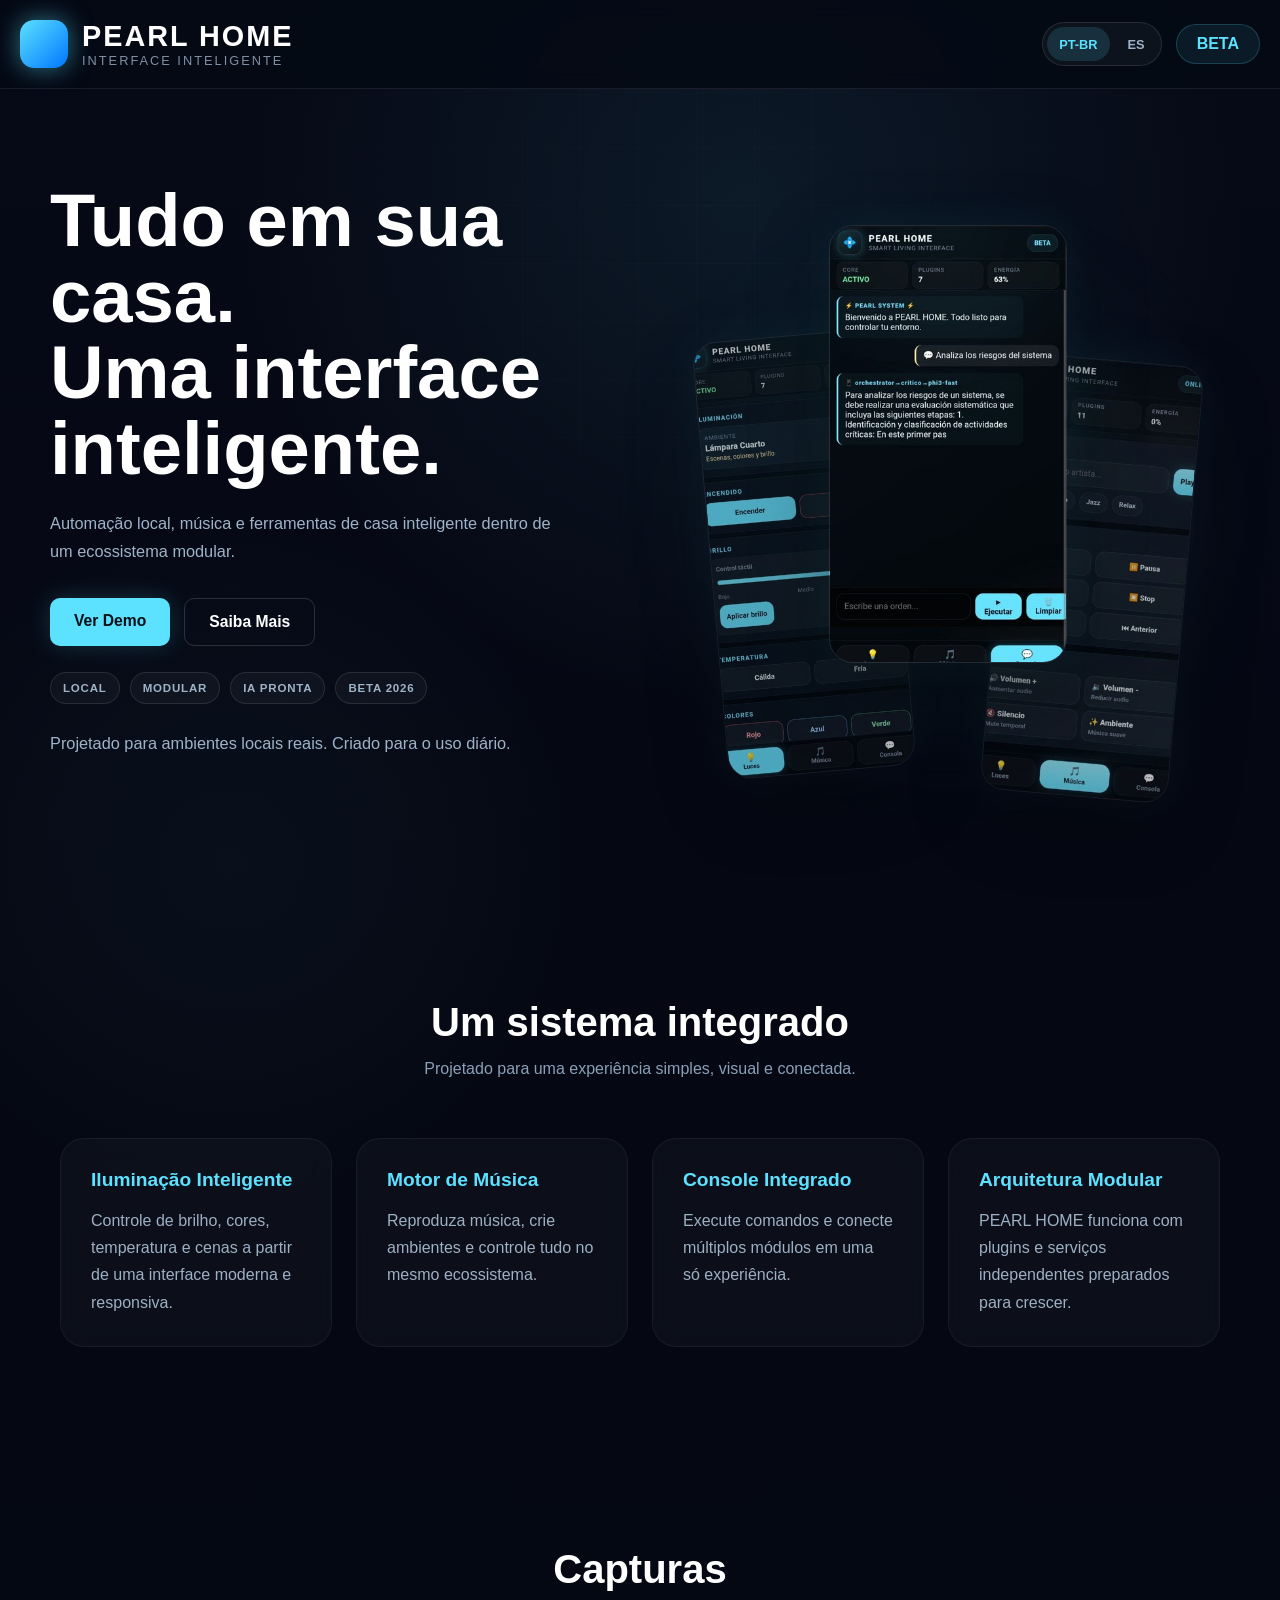
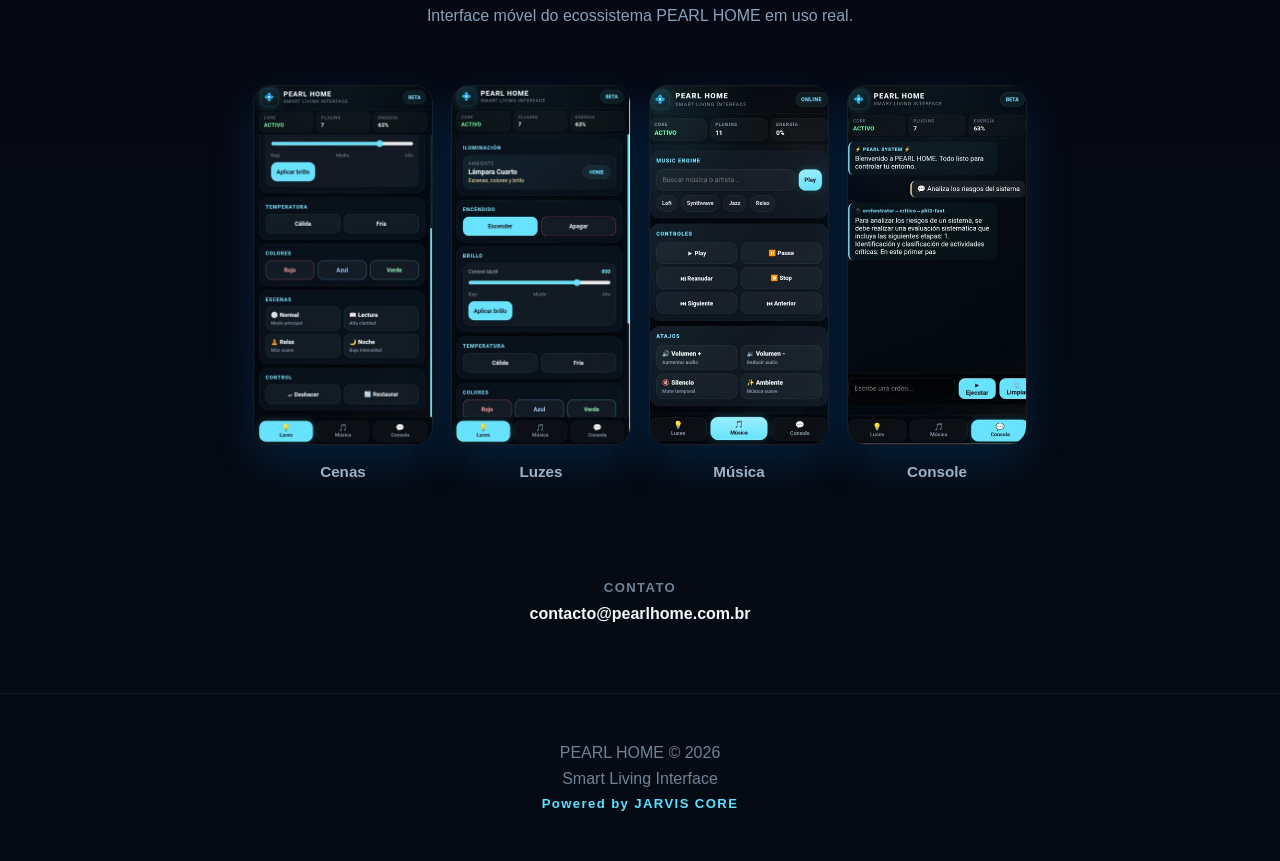
<file: index.html>
<!DOCTYPE html>
<html lang="pt-BR">
<head>
  <meta charset="UTF-8" />
  <meta name="viewport" content="width=device-width, initial-scale=1.0" />
  <title>PEARL HOME</title>
  <link rel="alternate" hreflang="pt-BR" href="./" />
  <link rel="alternate" hreflang="es" href="./es/" />
  <link rel="stylesheet" href="css/style.css" />
</head>
<body>

<header>
  <div class="logo">
    <div class="logo-icon"></div>
    <div>
      <h1>PEARL HOME</h1>
      <p>INTERFACE INTELIGENTE</p>
    </div>
  </div>

  <nav class="header-actions" aria-label="Opções do site">
    <div class="language-switch" aria-label="Idioma">
      <a class="active" href="./" aria-current="page">PT-BR</a>
      <a href="./es/">ES</a>
    </div>
    <div class="beta">BETA</div>
  </nav>
</header>

<section class="hero">
  <div class="hero-content">
    <div class="hero-copy">
      <h2>Tudo em sua casa.<br>Uma interface inteligente.</h2>

      <p>
        Automação local, música e ferramentas de casa inteligente dentro de um ecossistema modular.
      </p>

      <div class="buttons">
        <a href="./demo.html" class="btn btn-primary">Ver Demo</a>
        <a href="#features" class="btn btn-secondary">Saiba Mais</a>
      </div>

      <div class="badges" aria-label="Destaques do PEARL HOME">
        <span>LOCAL</span>
        <span>MODULAR</span>
        <span>IA PRONTA</span>
        <span>BETA 2026</span>
      </div>

      <p class="hero-note">Projetado para ambientes locais reais. Criado para o uso diário.</p>
    </div>

    <div class="hero-visual" aria-label="Prévia visual do ecossistema PEARL HOME">
      <img class="mockup mockup-left" src="assets/screenshots/pearl-light.jpeg" alt="Controle de luzes do PEARL HOME" width="360" height="721">
      <img class="mockup mockup-main" src="assets/screenshots/pearl-console.jpeg" alt="Console local do PEARL HOME" width="360" height="687">
      <img class="mockup mockup-right" src="assets/screenshots/pearl-music.jpeg" alt="Controle de música do PEARL HOME" width="360" height="675">
    </div>
  </div>
</section>

<section class="features" id="features">
  <div class="section-title">
    <h3>Um sistema integrado</h3>
    <p>Projetado para uma experiência simples, visual e conectada.</p>
  </div>

  <div class="grid">
    <div class="card">
      <h4>Iluminação Inteligente</h4>
      <p>
        Controle de brilho, cores, temperatura e cenas a partir de uma interface moderna e responsiva.
      </p>
    </div>

    <div class="card">
      <h4>Motor de Música</h4>
      <p>
        Reproduza música, crie ambientes e controle tudo no mesmo ecossistema.
      </p>
    </div>

    <div class="card">
      <h4>Console Integrado</h4>
      <p>
        Execute comandos e conecte múltiplos módulos em uma só experiência.
      </p>
    </div>

    <div class="card">
      <h4>Arquitetura Modular</h4>
      <p>
        PEARL HOME funciona com plugins e serviços independentes preparados para crescer.
      </p>
    </div>
  </div>
</section>

<section class="preview" id="preview">
  <div class="section-title">
    <h3>Capturas</h3>
    <p>Interface móvel do ecossistema PEARL HOME em uso real.</p>
  </div>

  <div class="screenshots">
    <figure class="screenshot-card">
      <img src="assets/screenshots/pearl-scene.jpeg" alt="Tela de cenas do PEARL HOME" loading="lazy" width="360" height="722">
      <figcaption>Cenas</figcaption>
    </figure>

    <figure class="screenshot-card">
      <img src="assets/screenshots/pearl-light.jpeg" alt="Tela de controle de luz do PEARL HOME" loading="lazy" width="360" height="721">
      <figcaption>Luzes</figcaption>
    </figure>

    <figure class="screenshot-card">
      <img src="assets/screenshots/pearl-music.jpeg" alt="Tela do motor de música do PEARL HOME" loading="lazy" width="360" height="675">
      <figcaption>Música</figcaption>
    </figure>

    <figure class="screenshot-card">
      <img src="assets/screenshots/pearl-console.jpeg" alt="Tela de console do PEARL HOME" loading="lazy" width="360" height="687">
      <figcaption>Console</figcaption>
    </figure>
  </div>
</section>

<section class="contact-strip" aria-label="Contato">
  <p>Contato</p>
  <a href="mailto:contacto@pearlhome.com.br">contacto@pearlhome.com.br</a>
</section>

<footer>
  <p>PEARL HOME © 2026</p>
  <p>Smart Living Interface</p>
  <p>Powered by JARVIS CORE</p>
</footer>

</body>
</html>
</file>
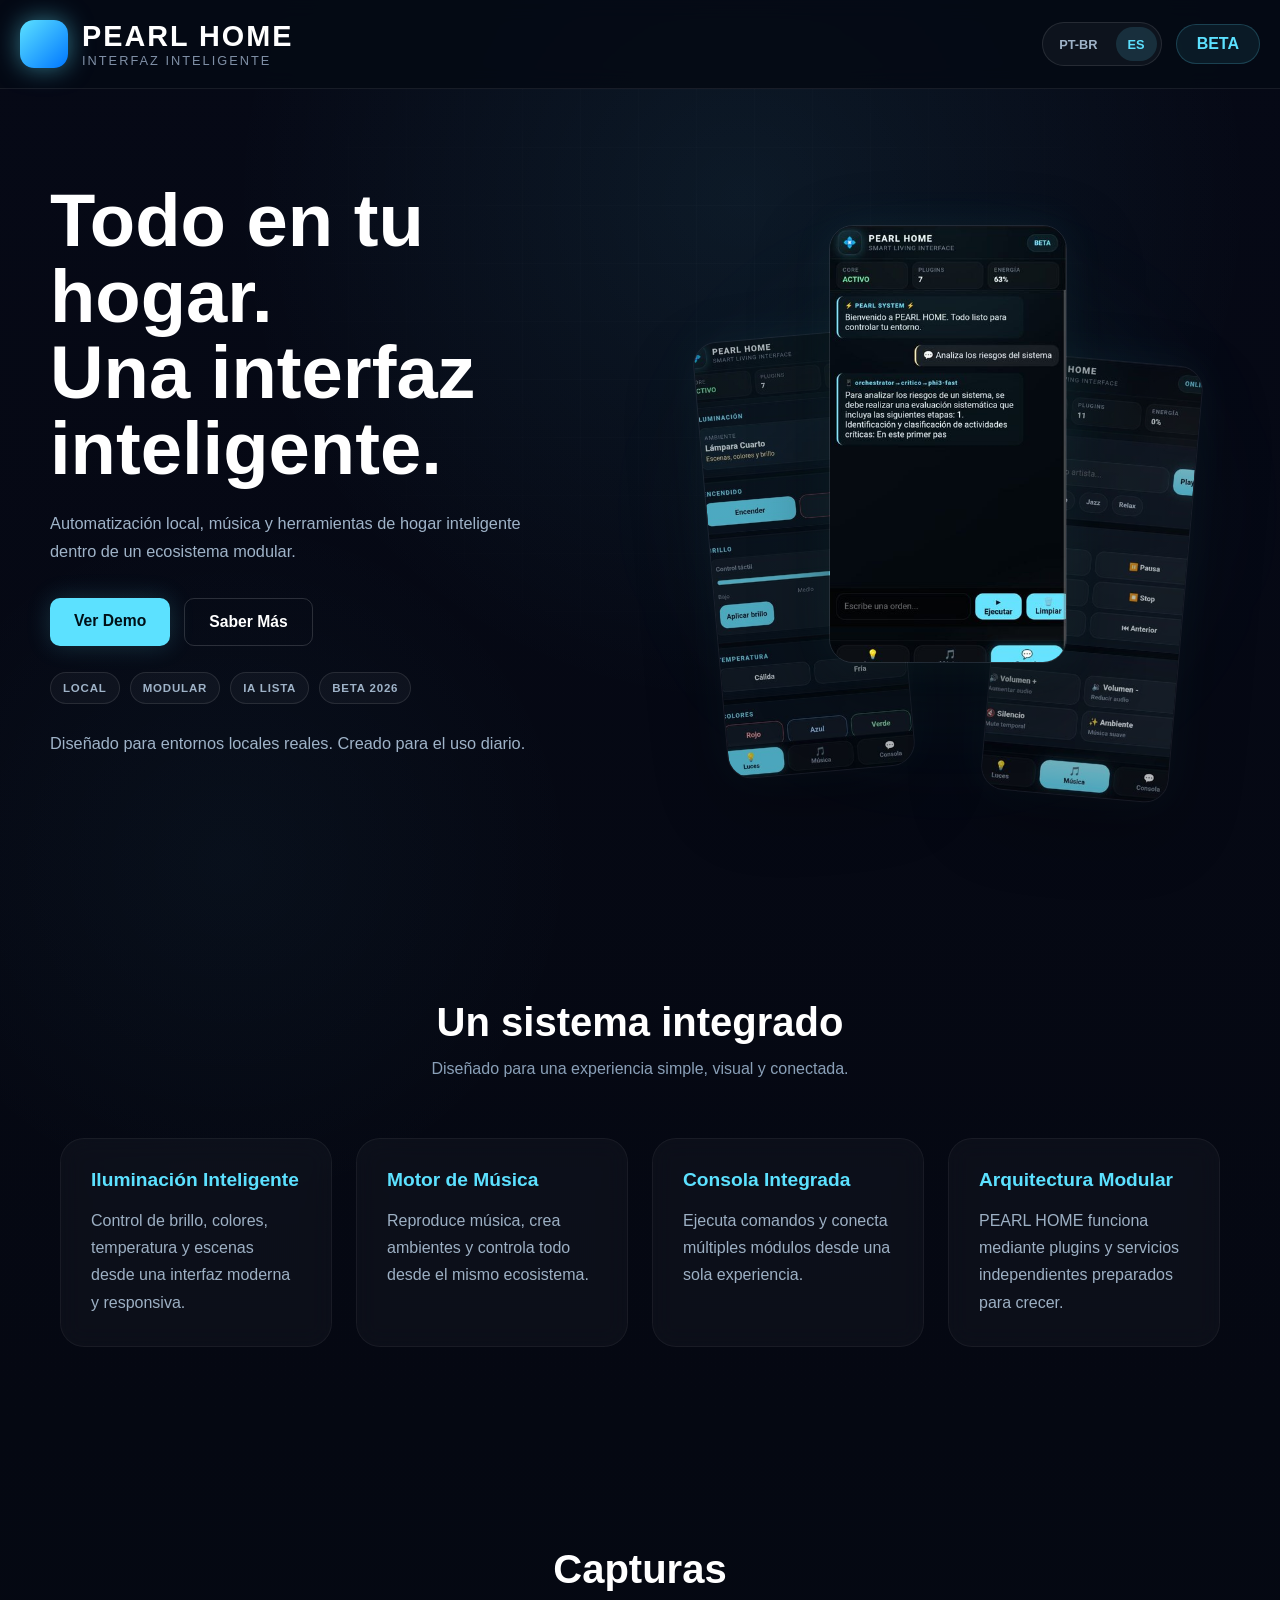
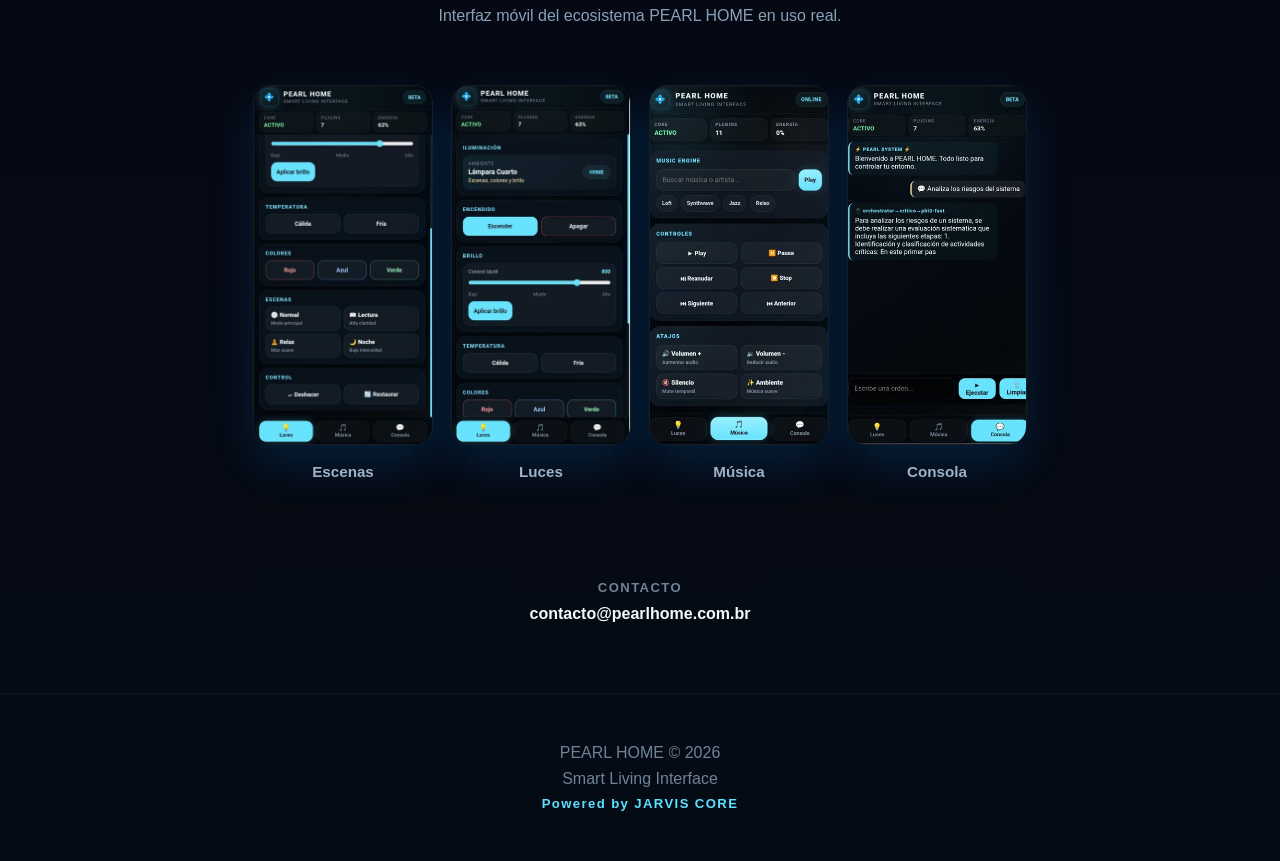
<file: es/index.html>
<!DOCTYPE html>
<html lang="es">
<head>
  <meta charset="UTF-8" />
  <meta name="viewport" content="width=device-width, initial-scale=1.0" />
  <title>PEARL HOME</title>
  <link rel="alternate" hreflang="pt-BR" href="../" />
  <link rel="alternate" hreflang="es" href="./" />
  <link rel="stylesheet" href="../css/style.css" />
</head>
<body>

<header>
  <div class="logo">
    <div class="logo-icon"></div>
    <div>
      <h1>PEARL HOME</h1>
      <p>INTERFAZ INTELIGENTE</p>
    </div>
  </div>

  <nav class="header-actions" aria-label="Opciones del sitio">
    <div class="language-switch" aria-label="Idioma">
      <a href="../">PT-BR</a>
      <a class="active" href="./" aria-current="page">ES</a>
    </div>
    <div class="beta">BETA</div>
  </nav>
</header>

<section class="hero">
  <div class="hero-content">
    <div class="hero-copy">
      <h2>Todo en tu hogar.<br>Una interfaz inteligente.</h2>

      <p>
        Automatización local, música y herramientas de hogar inteligente dentro de un ecosistema modular.
      </p>

      <div class="buttons">
        <a href="./demo.html" class="btn btn-primary">Ver Demo</a>
        <a href="#features" class="btn btn-secondary">Saber Más</a>
      </div>

      <div class="badges" aria-label="Puntos destacados de PEARL HOME">
        <span>LOCAL</span>
        <span>MODULAR</span>
        <span>IA LISTA</span>
        <span>BETA 2026</span>
      </div>

      <p class="hero-note">Diseñado para entornos locales reales. Creado para el uso diario.</p>
    </div>

    <div class="hero-visual" aria-label="Vista visual del ecosistema PEARL HOME">
      <img class="mockup mockup-left" src="../assets/screenshots/pearl-light.jpeg" alt="Control de luces de PEARL HOME" width="360" height="721">
      <img class="mockup mockup-main" src="../assets/screenshots/pearl-console.jpeg" alt="Consola local de PEARL HOME" width="360" height="687">
      <img class="mockup mockup-right" src="../assets/screenshots/pearl-music.jpeg" alt="Control de música de PEARL HOME" width="360" height="675">
    </div>
  </div>
</section>

<section class="features" id="features">
  <div class="section-title">
    <h3>Un sistema integrado</h3>
    <p>Diseñado para una experiencia simple, visual y conectada.</p>
  </div>

  <div class="grid">
    <div class="card">
      <h4>Iluminación Inteligente</h4>
      <p>
        Control de brillo, colores, temperatura y escenas desde una interfaz moderna y responsiva.
      </p>
    </div>

    <div class="card">
      <h4>Motor de Música</h4>
      <p>
        Reproduce música, crea ambientes y controla todo desde el mismo ecosistema.
      </p>
    </div>

    <div class="card">
      <h4>Consola Integrada</h4>
      <p>
        Ejecuta comandos y conecta múltiples módulos desde una sola experiencia.
      </p>
    </div>

    <div class="card">
      <h4>Arquitectura Modular</h4>
      <p>
        PEARL HOME funciona mediante plugins y servicios independientes preparados para crecer.
      </p>
    </div>
  </div>
</section>

<section class="preview" id="preview">
  <div class="section-title">
    <h3>Capturas</h3>
    <p>Interfaz móvil del ecosistema PEARL HOME en uso real.</p>
  </div>

  <div class="screenshots">
    <figure class="screenshot-card">
      <img src="../assets/screenshots/pearl-scene.jpeg" alt="Pantalla de escenas de PEARL HOME" loading="lazy" width="360" height="722">
      <figcaption>Escenas</figcaption>
    </figure>

    <figure class="screenshot-card">
      <img src="../assets/screenshots/pearl-light.jpeg" alt="Pantalla de control de luces de PEARL HOME" loading="lazy" width="360" height="721">
      <figcaption>Luces</figcaption>
    </figure>

    <figure class="screenshot-card">
      <img src="../assets/screenshots/pearl-music.jpeg" alt="Pantalla del motor de música de PEARL HOME" loading="lazy" width="360" height="675">
      <figcaption>Música</figcaption>
    </figure>

    <figure class="screenshot-card">
      <img src="../assets/screenshots/pearl-console.jpeg" alt="Pantalla de consola de PEARL HOME" loading="lazy" width="360" height="687">
      <figcaption>Consola</figcaption>
    </figure>
  </div>
</section>

<section class="contact-strip" aria-label="Contacto">
  <p>Contacto</p>
  <a href="mailto:contacto@pearlhome.com.br">contacto@pearlhome.com.br</a>
</section>

<footer>
  <p>PEARL HOME © 2026</p>
  <p>Smart Living Interface</p>
  <p>Powered by JARVIS CORE</p>
</footer>

</body>
</html>
</file>
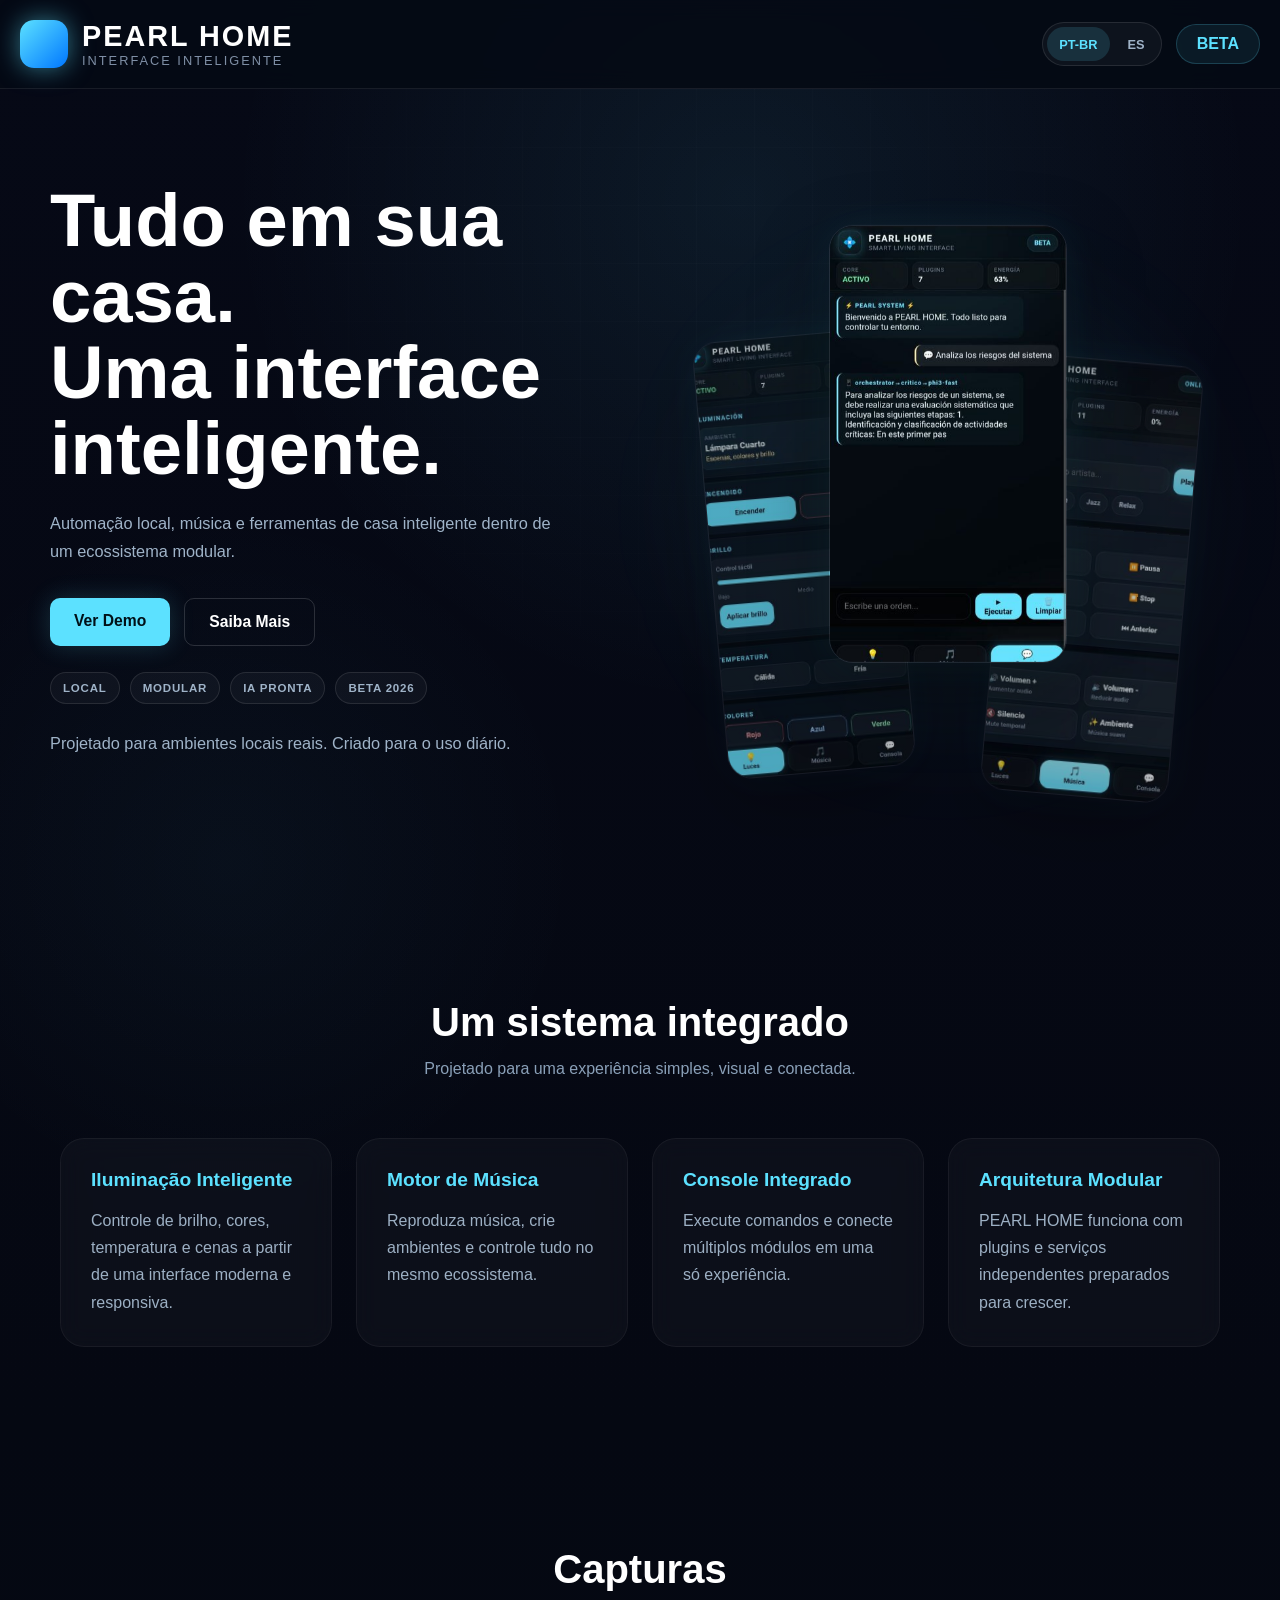
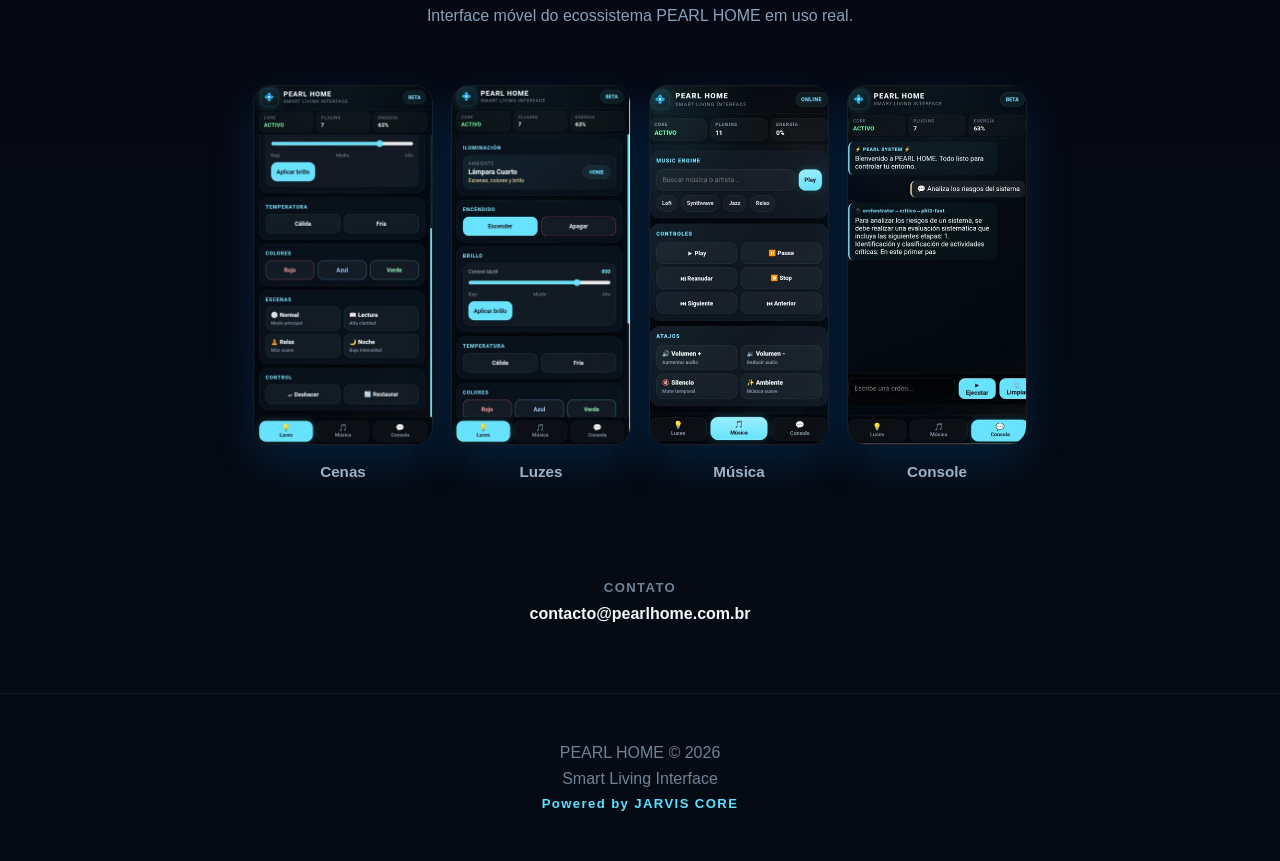
<file: pt-br/index.html>
<!DOCTYPE html>
<html lang="pt-BR">
<head>
  <meta charset="UTF-8" />
  <meta http-equiv="refresh" content="0; url=../" />
  <meta name="viewport" content="width=device-width, initial-scale=1.0" />
  <title>PEARL HOME</title>
  <link rel="canonical" href="../" />
</head>
<body>
  <p><a href="../">Abrir PEARL HOME</a></p>
</body>
</html>
</file>
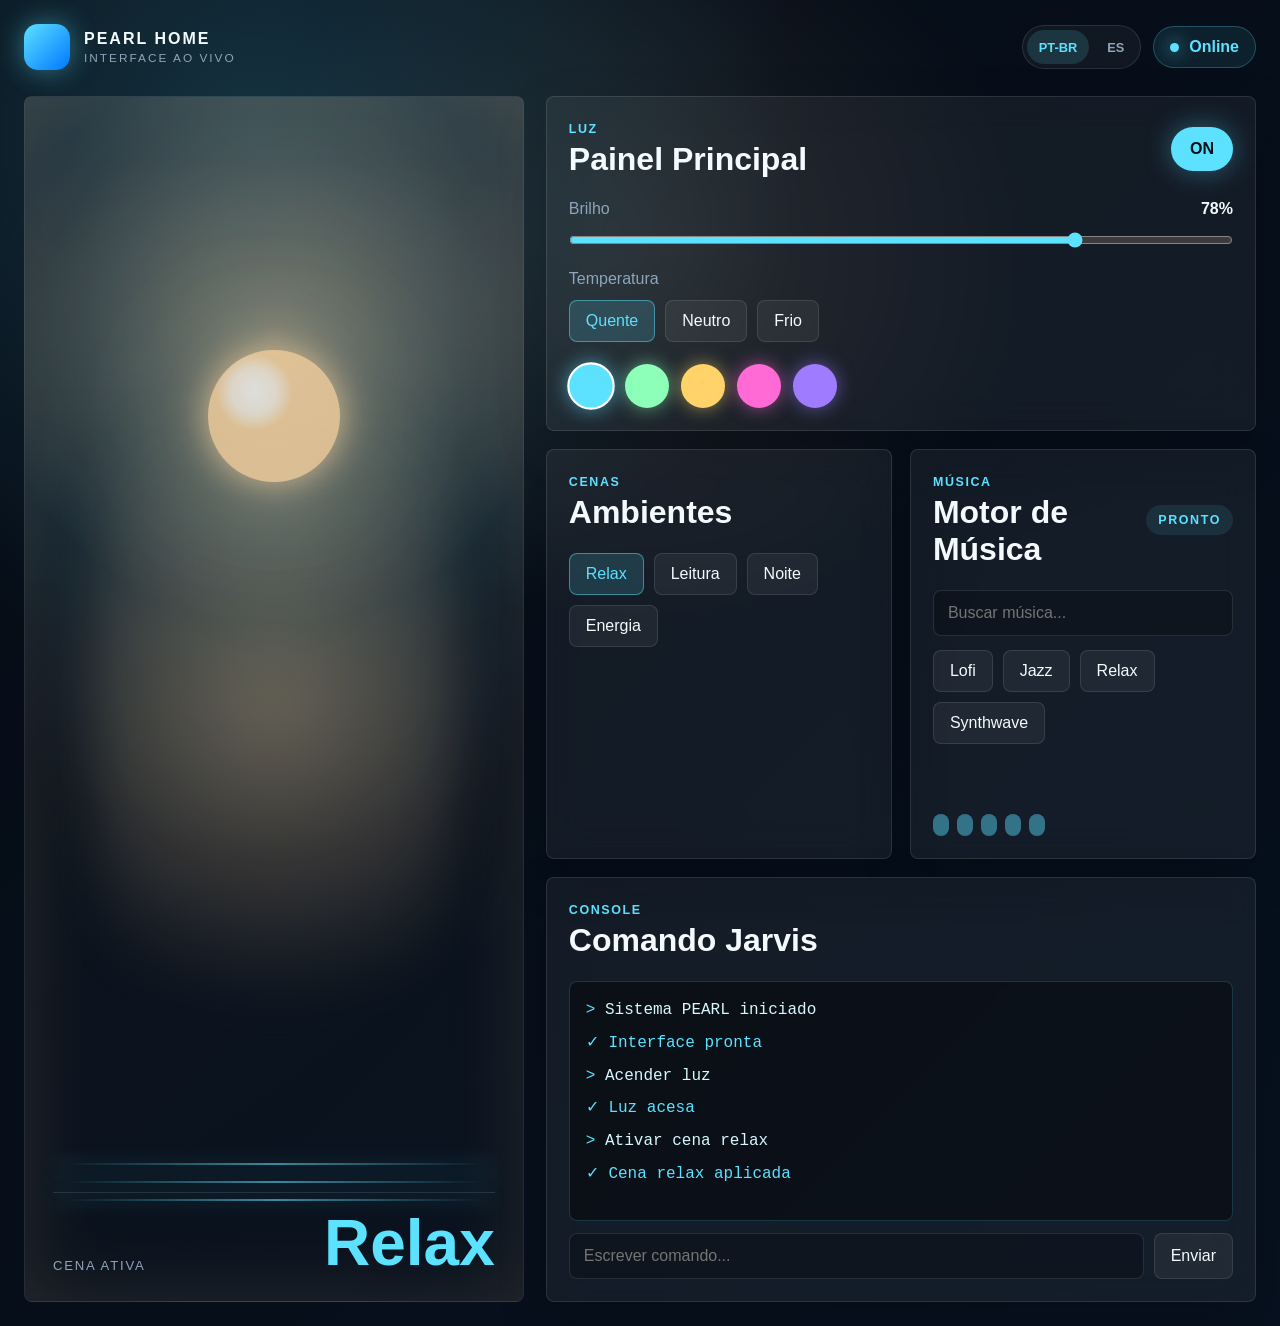
<file: demo.html>
<!DOCTYPE html>
<html lang="pt-BR">
<head>
  <meta charset="UTF-8" />
  <meta name="viewport" content="width=device-width, initial-scale=1.0" />
  <title>PEARL HOME Demo</title>
  <link rel="alternate" hreflang="pt-BR" href="./demo.html" />
  <link rel="alternate" hreflang="es" href="./es/demo.html" />
  <link rel="stylesheet" href="css/demo.css" />
</head>
<body class="scene-relax">
  <main class="demo-shell">
    <header class="demo-header">
      <a class="brand" href="index.html" aria-label="Voltar para PEARL HOME">
        <span class="brand-mark"></span>
        <span>
          <strong>PEARL HOME</strong>
          <small>INTERFACE AO VIVO</small>
        </span>
      </a>

      <div class="demo-actions">
        <nav class="language-switch" aria-label="Idioma">
          <a class="active" href="./demo.html" aria-current="page">PT-BR</a>
          <a href="./es/demo.html">ES</a>
        </nav>
        <div class="system-status">
          <span class="pulse"></span>
          <span id="systemStatus">Online</span>
        </div>
      </div>
    </header>

    <section class="experience">
      <div class="room-stage" aria-label="Simulação visual do PEARL HOME">
        <div class="ambient-glow"></div>
        <div class="light-orb" id="lightOrb"></div>
        <div class="room-lines">
          <span></span>
          <span></span>
          <span></span>
        </div>
        <div class="room-info">
          <span>Cena ativa</span>
          <strong id="activeSceneLabel">Relax</strong>
        </div>
      </div>

      <section class="control-grid" aria-label="Controles do PEARL HOME">
        <article class="panel light-panel">
          <div class="panel-head">
            <div>
              <span>Luz</span>
              <h1>Painel Principal</h1>
            </div>
            <button class="power active" id="powerButton" type="button" aria-pressed="true">
              ON
            </button>
          </div>

          <label class="range-control" for="brightnessSlider">
            <span>Brilho</span>
            <strong id="brightnessValue">78%</strong>
          </label>
          <input id="brightnessSlider" type="range" min="5" max="100" value="78" />

          <div class="temperature">
            <span>Temperatura</span>
            <div class="segmented" role="group" aria-label="Temperatura da luz">
              <button class="active" type="button" data-temperature="warm">Quente</button>
              <button type="button" data-temperature="neutral">Neutro</button>
              <button type="button" data-temperature="cool">Frio</button>
            </div>
          </div>

          <div class="swatches" aria-label="Cores da luz">
            <button class="swatch active" type="button" data-color="#5ce1ff" style="--swatch: #5ce1ff" aria-label="Ciano"></button>
            <button class="swatch" type="button" data-color="#8dffb8" style="--swatch: #8dffb8" aria-label="Verde"></button>
            <button class="swatch" type="button" data-color="#ffd36a" style="--swatch: #ffd36a" aria-label="Âmbar"></button>
            <button class="swatch" type="button" data-color="#ff6ad5" style="--swatch: #ff6ad5" aria-label="Rosa"></button>
            <button class="swatch" type="button" data-color="#9f7cff" style="--swatch: #9f7cff" aria-label="Violeta"></button>
          </div>
        </article>

        <article class="panel">
          <div class="panel-head">
            <div>
              <span>Cenas</span>
              <h2>Ambientes</h2>
            </div>
          </div>

          <div class="scene-list">
            <button class="scene-button active" type="button" data-scene="relax">Relax</button>
            <button class="scene-button" type="button" data-scene="reading">Leitura</button>
            <button class="scene-button" type="button" data-scene="night">Noite</button>
            <button class="scene-button" type="button" data-scene="energy">Energia</button>
          </div>
        </article>

        <article class="panel music-panel">
          <div class="panel-head">
            <div>
              <span>Música</span>
              <h2>Motor de Música</h2>
            </div>
            <span class="track-state" id="trackState">Pronto</span>
          </div>

          <input class="music-search" id="musicSearch" type="search" placeholder="Buscar música..." />

          <div class="quick-music">
            <button type="button" data-track="Lofi">Lofi</button>
            <button type="button" data-track="Jazz">Jazz</button>
            <button type="button" data-track="Relax">Relax</button>
            <button type="button" data-track="Synthwave">Synthwave</button>
          </div>

          <div class="equalizer" aria-hidden="true">
            <span></span>
            <span></span>
            <span></span>
            <span></span>
            <span></span>
          </div>
        </article>

        <article class="panel console-panel">
          <div class="panel-head">
            <div>
              <span>Console</span>
              <h2>Comando Jarvis</h2>
            </div>
          </div>

          <div class="terminal" id="terminal" aria-live="polite">
            <p><span>&gt;</span> Sistema PEARL iniciado</p>
            <p class="ok">✓ Interface pronta</p>
            <p><span>&gt;</span> Acender luz</p>
            <p class="ok">✓ Luz acesa</p>
            <p><span>&gt;</span> Ativar cena relax</p>
            <p class="ok">✓ Cena relax aplicada</p>
          </div>

          <form class="command-row" id="commandForm">
            <input id="commandInput" type="text" placeholder="Escrever comando..." autocomplete="off" />
            <button type="submit">Enviar</button>
          </form>
        </article>
      </section>
    </section>
  </main>

  <script src="js/demo.js"></script>
</body>
</html>
</file>
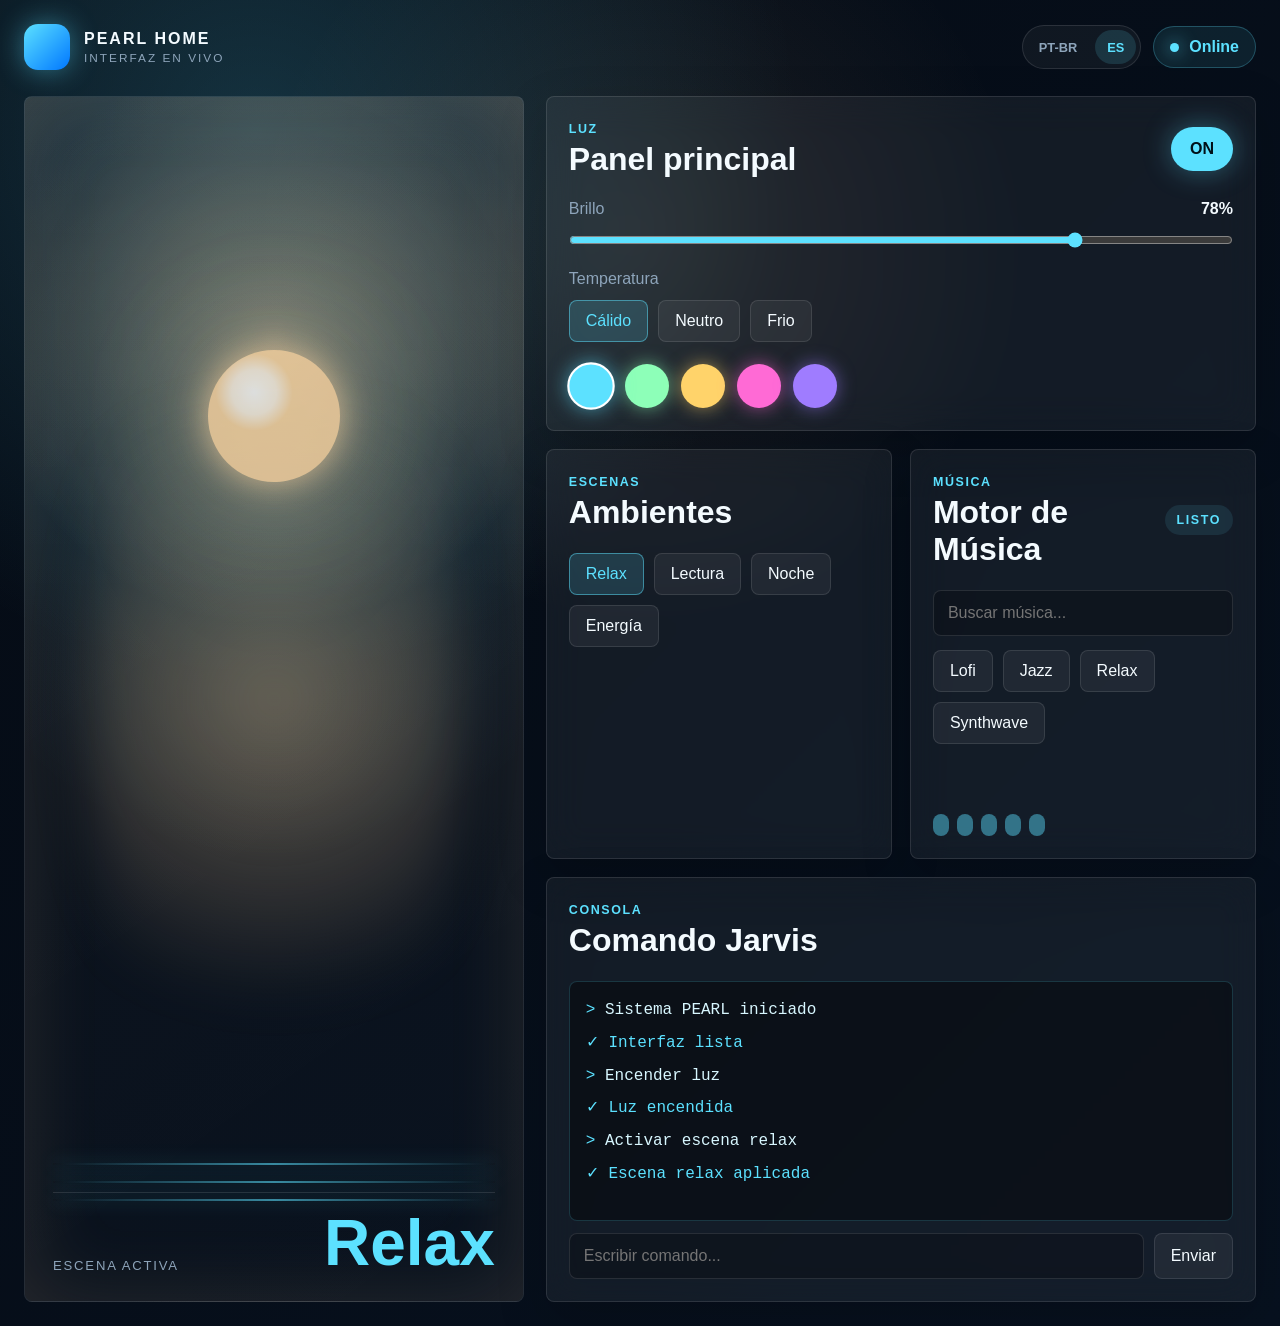
<file: es/demo.html>
<!DOCTYPE html>
<html lang="es">
<head>
  <meta charset="UTF-8" />
  <meta name="viewport" content="width=device-width, initial-scale=1.0" />
  <title>PEARL HOME Demo</title>
  <link rel="alternate" hreflang="pt-BR" href="../demo.html" />
  <link rel="alternate" hreflang="es" href="./demo.html" />
  <link rel="stylesheet" href="../css/demo.css" />
</head>
<body class="scene-relax">
  <main class="demo-shell">
    <header class="demo-header">
      <a class="brand" href="./" aria-label="Volver a PEARL HOME">
        <span class="brand-mark"></span>
        <span>
          <strong>PEARL HOME</strong>
          <small>INTERFAZ EN VIVO</small>
        </span>
      </a>

      <div class="demo-actions">
        <nav class="language-switch" aria-label="Idioma">
          <a href="../demo.html">PT-BR</a>
          <a class="active" href="./demo.html" aria-current="page">ES</a>
        </nav>
        <div class="system-status">
          <span class="pulse"></span>
          <span id="systemStatus">Online</span>
        </div>
      </div>
    </header>

    <section class="experience">
      <div class="room-stage" aria-label="Simulación visual de PEARL HOME">
        <div class="ambient-glow"></div>
        <div class="light-orb" id="lightOrb"></div>
        <div class="room-lines">
          <span></span>
          <span></span>
          <span></span>
        </div>
        <div class="room-info">
          <span>Escena activa</span>
          <strong id="activeSceneLabel">Relax</strong>
        </div>
      </div>

      <section class="control-grid" aria-label="Controles de PEARL HOME">
        <article class="panel light-panel">
          <div class="panel-head">
            <div>
              <span>Luz</span>
              <h1>Panel principal</h1>
            </div>
            <button class="power active" id="powerButton" type="button" aria-pressed="true">
              ON
            </button>
          </div>

          <label class="range-control" for="brightnessSlider">
            <span>Brillo</span>
            <strong id="brightnessValue">78%</strong>
          </label>
          <input id="brightnessSlider" type="range" min="5" max="100" value="78" />

          <div class="temperature">
            <span>Temperatura</span>
            <div class="segmented" role="group" aria-label="Temperatura de luz">
              <button class="active" type="button" data-temperature="warm">Cálido</button>
              <button type="button" data-temperature="neutral">Neutro</button>
              <button type="button" data-temperature="cool">Frio</button>
            </div>
          </div>

          <div class="swatches" aria-label="Colores de luz">
            <button class="swatch active" type="button" data-color="#5ce1ff" style="--swatch: #5ce1ff" aria-label="Cian"></button>
            <button class="swatch" type="button" data-color="#8dffb8" style="--swatch: #8dffb8" aria-label="Verde"></button>
            <button class="swatch" type="button" data-color="#ffd36a" style="--swatch: #ffd36a" aria-label="Ambar"></button>
            <button class="swatch" type="button" data-color="#ff6ad5" style="--swatch: #ff6ad5" aria-label="Rosa"></button>
            <button class="swatch" type="button" data-color="#9f7cff" style="--swatch: #9f7cff" aria-label="Violeta"></button>
          </div>
        </article>

        <article class="panel">
          <div class="panel-head">
            <div>
              <span>Escenas</span>
              <h2>Ambientes</h2>
            </div>
          </div>

          <div class="scene-list">
            <button class="scene-button active" type="button" data-scene="relax">Relax</button>
            <button class="scene-button" type="button" data-scene="reading">Lectura</button>
            <button class="scene-button" type="button" data-scene="night">Noche</button>
            <button class="scene-button" type="button" data-scene="energy">Energía</button>
          </div>
        </article>

        <article class="panel music-panel">
          <div class="panel-head">
            <div>
              <span>Música</span>
              <h2>Motor de Música</h2>
            </div>
            <span class="track-state" id="trackState">Listo</span>
          </div>

          <input class="music-search" id="musicSearch" type="search" placeholder="Buscar música..." />

          <div class="quick-music">
            <button type="button" data-track="Lofi">Lofi</button>
            <button type="button" data-track="Jazz">Jazz</button>
            <button type="button" data-track="Relax">Relax</button>
            <button type="button" data-track="Synthwave">Synthwave</button>
          </div>

          <div class="equalizer" aria-hidden="true">
            <span></span>
            <span></span>
            <span></span>
            <span></span>
            <span></span>
          </div>
        </article>

        <article class="panel console-panel">
          <div class="panel-head">
            <div>
              <span>Consola</span>
              <h2>Comando Jarvis</h2>
            </div>
          </div>

          <div class="terminal" id="terminal" aria-live="polite">
            <p><span>&gt;</span> Sistema PEARL iniciado</p>
            <p class="ok">✓ Interfaz lista</p>
            <p><span>&gt;</span> Encender luz</p>
            <p class="ok">✓ Luz encendida</p>
            <p><span>&gt;</span> Activar escena relax</p>
            <p class="ok">✓ Escena relax aplicada</p>
          </div>

          <form class="command-row" id="commandForm">
            <input id="commandInput" type="text" placeholder="Escribir comando..." autocomplete="off" />
            <button type="submit">Enviar</button>
          </form>
        </article>
      </section>
    </section>
  </main>

  <script src="../js/demo.js"></script>
</body>
</html>
</file>
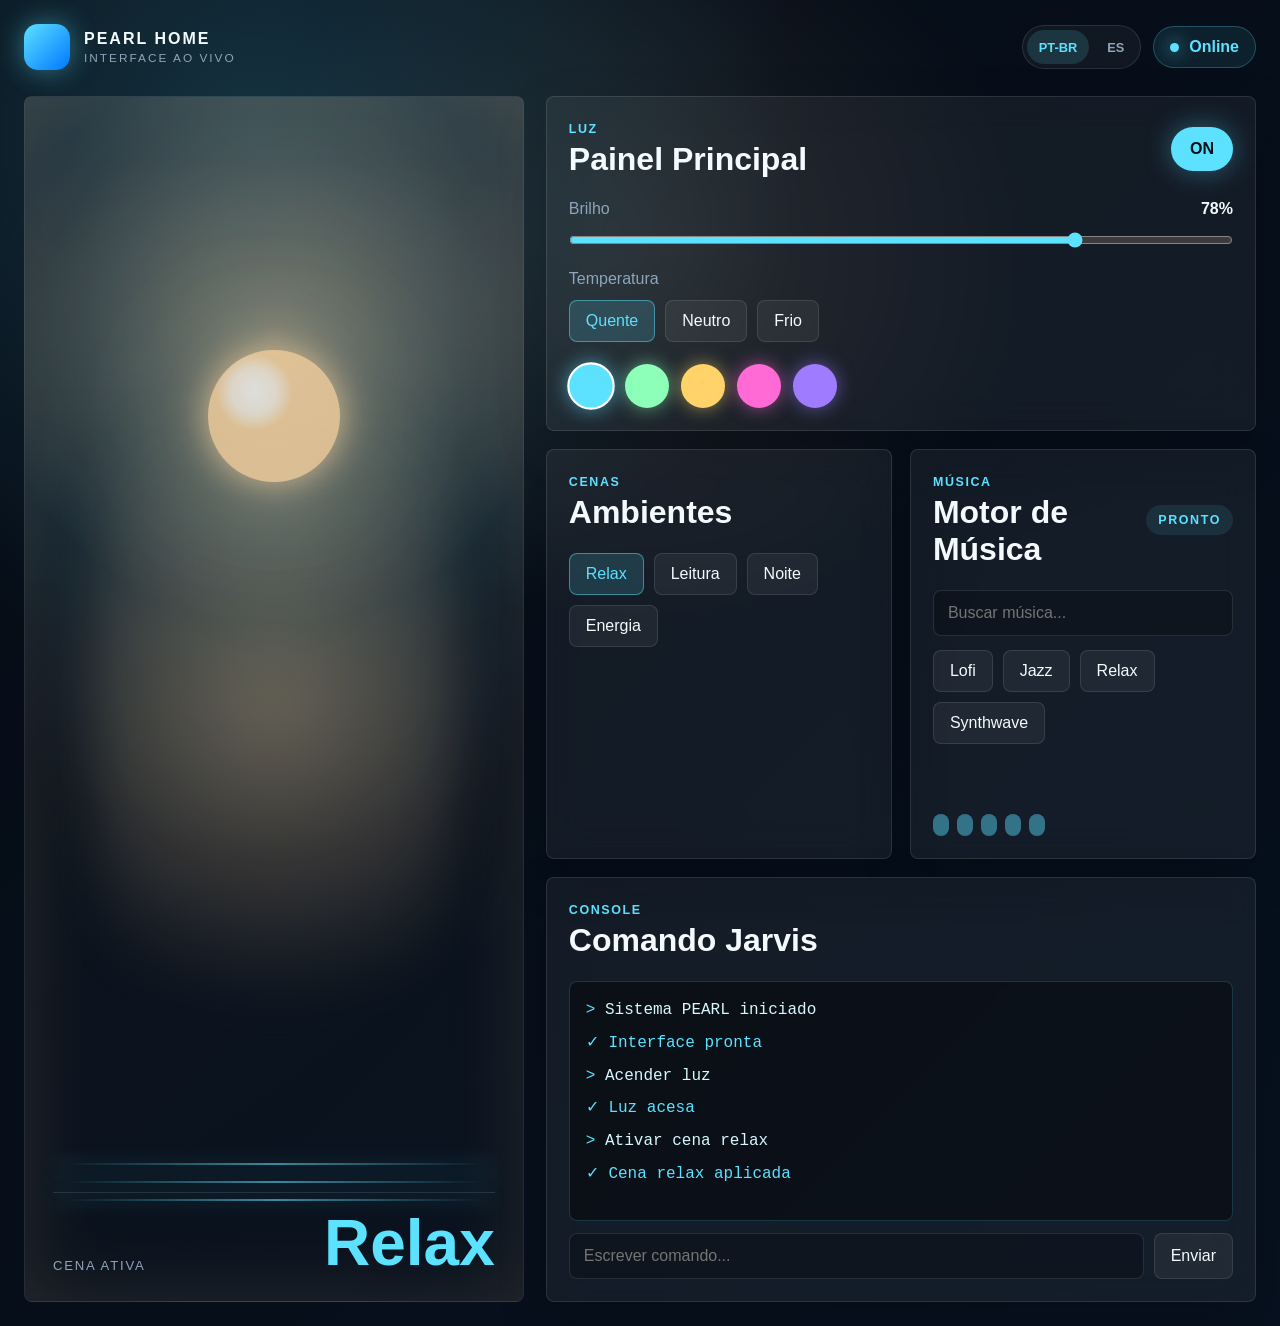
<file: pt-br/demo.html>
<!DOCTYPE html>
<html lang="pt-BR">
<head>
  <meta charset="UTF-8" />
  <meta name="viewport" content="width=device-width, initial-scale=1.0" />
  <title>PEARL HOME Demo</title>
  <link rel="canonical" href="../demo.html" />
  <link rel="alternate" hreflang="pt-BR" href="../demo.html" />
  <link rel="alternate" hreflang="es" href="../es/demo.html" />
  <link rel="stylesheet" href="../css/demo.css" />
</head>
<body class="scene-relax">
  <main class="demo-shell">
    <header class="demo-header">
      <a class="brand" href="../" aria-label="Voltar para PEARL HOME">
        <span class="brand-mark"></span>
        <span>
          <strong>PEARL HOME</strong>
          <small>INTERFACE AO VIVO</small>
        </span>
      </a>

      <div class="demo-actions">
        <nav class="language-switch" aria-label="Idioma">
          <a class="active" href="../demo.html" aria-current="page">PT-BR</a>
          <a href="../es/demo.html">ES</a>
        </nav>
        <div class="system-status">
          <span class="pulse"></span>
          <span id="systemStatus">Online</span>
        </div>
      </div>
    </header>

    <section class="experience">
      <div class="room-stage" aria-label="Simulação visual do PEARL HOME">
        <div class="ambient-glow"></div>
        <div class="light-orb" id="lightOrb"></div>
        <div class="room-lines">
          <span></span>
          <span></span>
          <span></span>
        </div>
        <div class="room-info">
          <span>Cena ativa</span>
          <strong id="activeSceneLabel">Relax</strong>
        </div>
      </div>

      <section class="control-grid" aria-label="Controles do PEARL HOME">
        <article class="panel light-panel">
          <div class="panel-head">
            <div>
              <span>Luz</span>
              <h1>Painel Principal</h1>
            </div>
            <button class="power active" id="powerButton" type="button" aria-pressed="true">
              ON
            </button>
          </div>

          <label class="range-control" for="brightnessSlider">
            <span>Brilho</span>
            <strong id="brightnessValue">78%</strong>
          </label>
          <input id="brightnessSlider" type="range" min="5" max="100" value="78" />

          <div class="temperature">
            <span>Temperatura</span>
            <div class="segmented" role="group" aria-label="Temperatura da luz">
              <button class="active" type="button" data-temperature="warm">Quente</button>
              <button type="button" data-temperature="neutral">Neutro</button>
              <button type="button" data-temperature="cool">Frio</button>
            </div>
          </div>

          <div class="swatches" aria-label="Cores da luz">
            <button class="swatch active" type="button" data-color="#5ce1ff" style="--swatch: #5ce1ff" aria-label="Ciano"></button>
            <button class="swatch" type="button" data-color="#8dffb8" style="--swatch: #8dffb8" aria-label="Verde"></button>
            <button class="swatch" type="button" data-color="#ffd36a" style="--swatch: #ffd36a" aria-label="Âmbar"></button>
            <button class="swatch" type="button" data-color="#ff6ad5" style="--swatch: #ff6ad5" aria-label="Rosa"></button>
            <button class="swatch" type="button" data-color="#9f7cff" style="--swatch: #9f7cff" aria-label="Violeta"></button>
          </div>
        </article>

        <article class="panel">
          <div class="panel-head">
            <div>
              <span>Cenas</span>
              <h2>Ambientes</h2>
            </div>
          </div>

          <div class="scene-list">
            <button class="scene-button active" type="button" data-scene="relax">Relax</button>
            <button class="scene-button" type="button" data-scene="reading">Leitura</button>
            <button class="scene-button" type="button" data-scene="night">Noite</button>
            <button class="scene-button" type="button" data-scene="energy">Energia</button>
          </div>
        </article>

        <article class="panel music-panel">
          <div class="panel-head">
            <div>
              <span>Música</span>
              <h2>Motor de Música</h2>
            </div>
            <span class="track-state" id="trackState">Pronto</span>
          </div>

          <input class="music-search" id="musicSearch" type="search" placeholder="Buscar música..." />

          <div class="quick-music">
            <button type="button" data-track="Lofi">Lofi</button>
            <button type="button" data-track="Jazz">Jazz</button>
            <button type="button" data-track="Relax">Relax</button>
            <button type="button" data-track="Synthwave">Synthwave</button>
          </div>

          <div class="equalizer" aria-hidden="true">
            <span></span>
            <span></span>
            <span></span>
            <span></span>
            <span></span>
          </div>
        </article>

        <article class="panel console-panel">
          <div class="panel-head">
            <div>
              <span>Console</span>
              <h2>Comando Jarvis</h2>
            </div>
          </div>

          <div class="terminal" id="terminal" aria-live="polite">
            <p><span>&gt;</span> Sistema PEARL iniciado</p>
            <p class="ok">✓ Interface pronta</p>
            <p><span>&gt;</span> Acender luz</p>
            <p class="ok">✓ Luz acesa</p>
            <p><span>&gt;</span> Ativar cena relax</p>
            <p class="ok">✓ Cena relax aplicada</p>
          </div>

          <form class="command-row" id="commandForm">
            <input id="commandInput" type="text" placeholder="Escrever comando..." autocomplete="off" />
            <button type="submit">Enviar</button>
          </form>
        </article>
      </section>
    </section>
  </main>

  <script src="../js/demo.js"></script>
</body>
</html>
</file>
<file: css/style.css>
* {
  margin: 0;
  padding: 0;
  box-sizing: border-box;
  font-family: Arial, sans-serif;
}

body {
  background:
    radial-gradient(circle at 58% 8%, rgba(92,225,255,0.08), transparent 32rem),
    radial-gradient(circle at 18% 35%, rgba(92,225,255,0.035), transparent 22rem),
    linear-gradient(180deg, #060916, #050812 58%, #050b14);
  color: white;
  overflow-x: hidden;
}

header {
  padding: 20px;
  display: flex;
  justify-content: space-between;
  align-items: center;
  gap: 18px;
  border-bottom: 1px solid rgba(255,255,255,0.08);
  backdrop-filter: blur(10px);
  position: sticky;
  top: 0;
  background: rgba(5,11,20,0.9);
  z-index: 100;
}

.header-actions {
  display: flex;
  align-items: center;
  gap: 14px;
}

.language-switch {
  display: inline-flex;
  align-items: center;
  gap: 6px;
  padding: 4px;
  border: 1px solid rgba(255,255,255,0.1);
  border-radius: 999px;
  background: rgba(255,255,255,0.04);
}

.language-switch a {
  min-height: 34px;
  padding: 0 12px;
  display: inline-flex;
  align-items: center;
  border-radius: 999px;
  color: #9fb3c8;
  font-size: 0.8rem;
  font-weight: bold;
  text-decoration: none;
}

.language-switch a.active {
  background: rgba(92,225,255,0.14);
  color: #5ce1ff;
}

.logo {
  display: flex;
  align-items: center;
  gap: 14px;
}

.logo-icon {
  width: 48px;
  height: 48px;
  border-radius: 14px;
  background: linear-gradient(135deg, #5ce1ff, #0077ff);
  box-shadow: 0 0 25px rgba(92,225,255,0.5);
}

.logo h1 {
  font-size: 1.8rem;
  letter-spacing: 2px;
}

.logo p {
  color: #7f8fa6;
  font-size: 0.8rem;
  letter-spacing: 2px;
}

.beta {
  padding: 10px 20px;
  border-radius: 999px;
  border: 1px solid rgba(92,225,255,0.2);
  background: rgba(92,225,255,0.08);
  color: #5ce1ff;
  font-weight: bold;
}

.hero {
  min-height: calc(100vh - 89px);
  display: flex;
  align-items: center;
  justify-content: center;
  padding: 88px 20px 104px;
  position: relative;
  overflow: hidden;
}

.hero::before {
  content: "";
  position: absolute;
  inset: 0;
  background:
    linear-gradient(rgba(255,255,255,0.014) 1px, transparent 1px),
    linear-gradient(90deg, rgba(255,255,255,0.014) 1px, transparent 1px);
  background-size: 58px 58px;
  -webkit-mask-image: radial-gradient(circle at 55% 22%, #000, transparent 64%);
  mask-image: radial-gradient(circle at 55% 22%, #000, transparent 64%);
  z-index: 0;
}

.hero-content {
  position: relative;
  z-index: 1;
  width: min(1180px, 100%);
  display: grid;
  grid-template-columns: minmax(0, 0.96fr) minmax(320px, 520px);
  gap: clamp(56px, 8vw, 116px);
  align-items: center;
}

.hero-copy {
  max-width: 600px;
}

.hero h2 {
  font-size: clamp(3rem, 5.8vw, 5.35rem);
  margin-bottom: 24px;
  line-height: 1.02;
  letter-spacing: 0;
}

.hero span {
  color: #5ce1ff;
}

.hero p {
  color: #9fb3c8;
  font-size: 1.02rem;
  max-width: 510px;
  margin-bottom: 32px;
  line-height: 1.7;
}

.buttons {
  display: flex;
  gap: 14px;
  justify-content: flex-start;
  flex-wrap: wrap;
}

.btn {
  padding: 14px 24px;
  border-radius: 10px;
  border: none;
  font-size: 0.98rem;
  cursor: pointer;
  transition: 0.3s ease;
  text-decoration: none;
  font-weight: bold;
}

.btn-primary {
  background: #5ce1ff;
  color: #001018;
  box-shadow: 0 0 24px rgba(92,225,255,0.18);
}

.btn-primary:hover {
  transform: translateY(-2px);
  box-shadow: 0 0 34px rgba(92,225,255,0.26);
}

.btn-secondary {
  background: transparent;
  border: 1px solid rgba(255,255,255,0.15);
  color: white;
}

.badges {
  display: flex;
  flex-wrap: wrap;
  gap: 10px;
  margin-top: 26px;
}

.badges span {
  min-height: 32px;
  display: inline-flex;
  align-items: center;
  border: 1px solid rgba(255,255,255,0.1);
  border-radius: 999px;
  padding: 0 12px;
  background: rgba(255,255,255,0.035);
  color: #9fb3c8;
  font-size: 0.72rem;
  font-weight: 800;
  letter-spacing: 0.8px;
}

.hero-note {
  margin-top: 26px;
  margin-bottom: 0;
  color: #6f8397;
  font-size: 0.92rem;
}

.hero-visual {
  position: relative;
  min-height: 560px;
}

.hero-visual::before {
  content: "";
  position: absolute;
  inset: 18% 8% 10%;
  border-radius: 50%;
  background: rgba(92,225,255,0.075);
  filter: blur(64px);
}

.mockup {
  position: absolute;
  width: min(40vw, 188px);
  max-height: 438px;
  object-fit: cover;
  object-position: top center;
  border-radius: 24px;
  border: 1px solid rgba(255,255,255,0.1);
  box-shadow: 0 28px 76px rgba(0,0,0,0.42), 0 0 40px rgba(92,225,255,0.08);
  animation: floatCalm 6s ease-in-out infinite;
}

.mockup-main {
  left: 50%;
  top: 18px;
  z-index: 3;
  width: min(45vw, 238px);
  transform: translateX(-50%);
}

.mockup-left {
  left: 22px;
  top: 128px;
  z-index: 2;
  opacity: 0.72;
  transform: rotate(-5deg);
  animation-delay: 0.4s;
}

.mockup-right {
  right: 22px;
  top: 152px;
  z-index: 2;
  opacity: 0.72;
  transform: rotate(5deg);
  animation-delay: 0.8s;
}

.features {
  padding: 100px 20px;
  max-width: 1200px;
  margin: auto;
}

.section-title {
  text-align: center;
  margin-bottom: 60px;
}

.section-title h3 {
  font-size: 2.5rem;
  margin-bottom: 15px;
}

.section-title p {
  color: #8aa0b8;
}

.grid {
  display: grid;
  grid-template-columns: repeat(auto-fit, minmax(260px, 1fr));
  gap: 24px;
}

.card {
  background: rgba(255,255,255,0.03);
  border: 1px solid rgba(255,255,255,0.05);
  border-radius: 24px;
  padding: 30px;
  transition: 0.3s ease;
  backdrop-filter: blur(12px);
}

.card:hover {
  transform: translateY(-5px);
  border-color: rgba(92,225,255,0.3);
  box-shadow: 0 0 30px rgba(0,140,255,0.1);
}

.card h4 {
  margin-bottom: 16px;
  color: #5ce1ff;
  font-size: 1.2rem;
}

.card p {
  color: #9db0c4;
  line-height: 1.7;
}

.preview {
  padding: 100px 20px;
  text-align: center;
}

.screenshots {
  width: min(980px, 100%);
  margin: 0 auto;
  display: grid;
  grid-template-columns: repeat(4, minmax(0, 180px));
  gap: 18px;
  align-items: start;
  justify-content: center;
}

.screenshot-card {
  min-width: 0;
}

.screenshot-card img {
  width: 100%;
  max-height: 360px;
  aspect-ratio: auto;
  object-fit: cover;
  object-position: top center;
  border-radius: 18px;
  box-shadow: 0 18px 45px rgba(0,140,255,0.16);
  border: 1px solid rgba(255,255,255,0.08);
}

.screenshot-card figcaption {
  margin-top: 14px;
  color: #9fb3c8;
  font-size: 0.95rem;
  font-weight: bold;
}

.contact-strip {
  padding: 0 20px 70px;
  text-align: center;
}

.contact-strip p {
  margin-bottom: 10px;
  color: #6f8397;
  font-size: 0.82rem;
  font-weight: bold;
  letter-spacing: 1.4px;
  text-transform: uppercase;
}

.contact-strip a {
  color: #f4fbff;
  font-size: 1rem;
  font-weight: bold;
  text-decoration: none;
}

.contact-strip a:hover {
  color: #5ce1ff;
}

footer {
  padding: 50px 20px;
  text-align: center;
  color: #6f8397;
  border-top: 1px solid rgba(255,255,255,0.05);
}

footer p {
  margin-bottom: 8px;
}

footer p:last-child {
  margin-bottom: 0;
  color: #5ce1ff;
  font-size: 0.82rem;
  font-weight: bold;
  letter-spacing: 1.4px;
}

@media (max-width: 768px) {
  header {
    align-items: flex-start;
    flex-direction: column;
  }

  .header-actions {
    width: 100%;
    justify-content: space-between;
  }

  .hero {
    min-height: auto;
    padding: 64px 20px 78px;
  }

  .hero-content {
    grid-template-columns: 1fr;
    gap: 48px;
  }

  .hero h2 {
    font-size: 2.85rem;
  }

  .hero p {
    font-size: 1rem;
  }

  .hero-visual {
    min-height: 420px;
  }

  .mockup {
    width: 38%;
    max-height: 330px;
  }

  .mockup-main {
    width: 50%;
  }

  .screenshots {
    grid-template-columns: repeat(2, minmax(0, 1fr));
    max-width: 430px;
  }
}

@keyframes floatCalm {
  0%,
  100% {
    translate: 0 0;
  }
  50% {
    translate: 0 -6px;
  }
}

@media (max-width: 520px) {
  .screenshots {
    grid-template-columns: repeat(2, minmax(0, 1fr));
    max-width: 360px;
    gap: 14px;
  }

  .screenshot-card img {
    max-height: 300px;
  }
}
</file>
<file: css/demo.css>
:root {
  --bg: #050b14;
  --panel: rgba(255, 255, 255, 0.055);
  --panel-strong: rgba(255, 255, 255, 0.09);
  --border: rgba(255, 255, 255, 0.11);
  --text: #f4fbff;
  --muted: #8ea5bb;
  --primary: #5ce1ff;
  --primary-rgb: 92, 225, 255;
  --lamp-color: #ffd8a3;
  --lamp-rgb: 255, 216, 163;
  --stage: #07111f;
  --brightness: 0.78;
}

* {
  box-sizing: border-box;
  margin: 0;
  padding: 0;
}

body {
  min-height: 100vh;
  background:
    radial-gradient(circle at 20% 10%, rgba(var(--primary-rgb), 0.18), transparent 34rem),
    radial-gradient(circle at 50% 18%, rgba(var(--lamp-rgb), calc(var(--brightness) * 0.12)), transparent 24rem),
    linear-gradient(135deg, var(--bg), var(--stage));
  color: var(--text);
  font-family: Arial, sans-serif;
  overflow-x: hidden;
  transition: background 0.4s ease;
}

button,
input {
  font: inherit;
}

button {
  cursor: pointer;
}

.demo-shell {
  width: min(1440px, 100%);
  margin: 0 auto;
  padding: 24px;
}

.demo-header {
  display: flex;
  align-items: center;
  justify-content: space-between;
  gap: 18px;
  margin-bottom: 26px;
}

.demo-actions {
  display: flex;
  align-items: center;
  gap: 12px;
}

.language-switch {
  display: inline-flex;
  align-items: center;
  gap: 6px;
  padding: 4px;
  border: 1px solid var(--border);
  border-radius: 999px;
  background: rgba(255, 255, 255, 0.045);
}

.language-switch a {
  min-height: 34px;
  padding: 0 12px;
  display: inline-flex;
  align-items: center;
  border-radius: 999px;
  color: var(--muted);
  font-size: 0.8rem;
  font-weight: 800;
  text-decoration: none;
}

.language-switch a.active {
  background: rgba(var(--primary-rgb), 0.14);
  color: var(--primary);
}

.brand {
  display: inline-flex;
  align-items: center;
  gap: 14px;
  color: var(--text);
  text-decoration: none;
}

.brand-mark {
  width: 46px;
  height: 46px;
  border-radius: 14px;
  background: linear-gradient(135deg, var(--primary), #0077ff);
  box-shadow: 0 0 28px rgba(var(--primary-rgb), 0.45);
}

.brand strong,
.brand small {
  display: block;
}

.brand strong {
  letter-spacing: 2px;
}

.brand small {
  margin-top: 3px;
  color: var(--muted);
  font-size: 0.74rem;
  letter-spacing: 2px;
}

.system-status {
  display: inline-flex;
  align-items: center;
  gap: 10px;
  min-height: 42px;
  padding: 0 16px;
  border: 1px solid rgba(var(--primary-rgb), 0.26);
  border-radius: 999px;
  background: rgba(var(--primary-rgb), 0.09);
  color: var(--primary);
  font-weight: 700;
}

.pulse {
  width: 9px;
  height: 9px;
  border-radius: 50%;
  background: var(--primary);
  box-shadow: 0 0 18px var(--primary);
  animation: pulse 1.8s infinite;
}

.experience {
  display: grid;
  grid-template-columns: minmax(320px, 0.95fr) minmax(420px, 1.35fr);
  gap: 22px;
  align-items: stretch;
}

.room-stage {
  position: sticky;
  top: 24px;
  min-height: calc(100vh - 120px);
  overflow: hidden;
  border: 1px solid var(--border);
  border-radius: 8px;
  background:
    linear-gradient(180deg, rgba(255, 255, 255, 0.05), transparent 42%),
    radial-gradient(circle at 50% 20%, rgba(var(--lamp-rgb), calc(var(--brightness) * 0.5)), transparent 18rem),
    radial-gradient(circle at 50% 34%, rgba(var(--primary-rgb), calc(var(--brightness) * 0.16)), transparent 22rem),
    linear-gradient(145deg, rgba(255, 255, 255, 0.04), rgba(255, 255, 255, 0.015));
  box-shadow: inset 0 0 80px rgba(var(--lamp-rgb), 0.12);
  transition: background 0.35s ease, box-shadow 0.35s ease;
}

.ambient-glow {
  position: absolute;
  inset: 12%;
  border-radius: 50%;
  background: radial-gradient(circle, rgba(var(--lamp-rgb), calc(var(--brightness) * 0.48)), transparent 62%);
  filter: blur(28px);
  animation: breathe 4s ease-in-out infinite;
  transition: background 0.35s ease;
}

.light-orb {
  position: absolute;
  top: 21%;
  left: 50%;
  width: 132px;
  height: 132px;
  border-radius: 50%;
  background:
    radial-gradient(circle at 35% 32%, #ffffff, rgba(255, 255, 255, 0.72) 18%, transparent 31%),
    var(--lamp-color);
  box-shadow:
    0 0 calc(45px * var(--brightness)) rgba(var(--lamp-rgb), 0.95),
    0 0 calc(170px * var(--brightness)) rgba(var(--lamp-rgb), 0.42),
    0 0 calc(260px * var(--brightness)) rgba(var(--primary-rgb), 0.18);
  opacity: var(--brightness);
  transform: translateX(-50%);
  transition: background 0.35s ease, box-shadow 0.35s ease, opacity 0.28s ease;
}

.room-lines {
  position: absolute;
  inset: auto 28px 100px;
  display: grid;
  gap: 16px;
}

.room-lines span {
  display: block;
  height: 2px;
  background: linear-gradient(90deg, transparent, rgba(var(--primary-rgb), 0.58), transparent);
  box-shadow: 0 0 18px rgba(var(--primary-rgb), 0.4);
}

.room-info {
  position: absolute;
  left: 28px;
  right: 28px;
  bottom: 28px;
  display: flex;
  align-items: end;
  justify-content: space-between;
  gap: 16px;
  padding-top: 22px;
  border-top: 1px solid var(--border);
}

.room-info span {
  color: var(--muted);
  font-size: 0.82rem;
  text-transform: uppercase;
  letter-spacing: 1.8px;
}

.room-info strong {
  color: var(--primary);
  font-size: clamp(2rem, 5vw, 4rem);
  line-height: 0.9;
}

.control-grid {
  display: grid;
  grid-template-columns: repeat(2, minmax(0, 1fr));
  gap: 18px;
}

.panel {
  min-width: 0;
  border: 1px solid var(--border);
  border-radius: 8px;
  padding: 22px;
  background: var(--panel);
  backdrop-filter: blur(18px);
  box-shadow: 0 18px 50px rgba(0, 0, 0, 0.18);
}

.light-panel,
.console-panel {
  grid-column: span 2;
}

.panel-head {
  display: flex;
  align-items: center;
  justify-content: space-between;
  gap: 16px;
  margin-bottom: 22px;
}

.panel-head span {
  color: var(--primary);
  font-size: 0.78rem;
  font-weight: 700;
  letter-spacing: 1.6px;
  text-transform: uppercase;
}

.panel h1,
.panel h2 {
  margin-top: 4px;
  font-size: clamp(1.35rem, 3vw, 2rem);
  letter-spacing: 0;
}

.power {
  width: 62px;
  height: 44px;
  border: 1px solid var(--border);
  border-radius: 999px;
  background: rgba(255, 255, 255, 0.06);
  color: var(--muted);
  font-weight: 800;
}

.power.active {
  border-color: rgba(var(--primary-rgb), 0.5);
  background: var(--primary);
  color: #001018;
  box-shadow: 0 0 28px rgba(var(--primary-rgb), 0.36);
}

.range-control {
  display: flex;
  justify-content: space-between;
  gap: 14px;
  color: var(--muted);
}

.range-control strong {
  color: var(--text);
}

input[type="range"] {
  width: 100%;
  margin: 14px 0 22px;
  accent-color: var(--primary);
}

.temperature {
  display: grid;
  gap: 12px;
  margin-bottom: 22px;
  color: var(--muted);
}

.segmented,
.scene-list,
.quick-music {
  display: flex;
  flex-wrap: wrap;
  gap: 10px;
}

.segmented button,
.scene-button,
.quick-music button,
.command-row button {
  min-height: 42px;
  border: 1px solid var(--border);
  border-radius: 8px;
  padding: 0 16px;
  background: rgba(255, 255, 255, 0.055);
  color: var(--text);
  transition: 0.22s ease;
}

.segmented button.active,
.scene-button.active,
.quick-music button.active,
.segmented button:hover,
.scene-button:hover,
.quick-music button:hover,
.command-row button:hover {
  border-color: rgba(var(--primary-rgb), 0.48);
  background: rgba(var(--primary-rgb), 0.16);
  color: var(--primary);
}

.swatches {
  display: flex;
  gap: 12px;
}

.swatch {
  width: 44px;
  height: 44px;
  border: 2px solid transparent;
  border-radius: 50%;
  background: var(--swatch);
  box-shadow: 0 0 18px color-mix(in srgb, var(--swatch), transparent 45%);
}

.swatch.active {
  border-color: #ffffff;
  transform: scale(1.08);
}

.music-search,
.command-row input {
  width: 100%;
  min-height: 46px;
  border: 1px solid var(--border);
  border-radius: 8px;
  padding: 0 14px;
  outline: none;
  background: rgba(0, 0, 0, 0.22);
  color: var(--text);
}

.music-search:focus,
.command-row input:focus {
  border-color: rgba(var(--primary-rgb), 0.48);
  box-shadow: 0 0 0 3px rgba(var(--primary-rgb), 0.12);
}

.track-state {
  padding: 8px 12px;
  border-radius: 999px;
  background: rgba(var(--primary-rgb), 0.1);
}

.quick-music {
  margin: 14px 0 22px;
}

.equalizer {
  display: flex;
  align-items: end;
  gap: 8px;
  height: 70px;
}

.equalizer span {
  width: 16px;
  height: 22px;
  border-radius: 999px;
  background: var(--primary);
  opacity: 0.45;
  animation: equalize 1.1s ease-in-out infinite;
}

.equalizer span:nth-child(2) {
  animation-delay: 0.12s;
}

.equalizer span:nth-child(3) {
  animation-delay: 0.24s;
}

.equalizer span:nth-child(4) {
  animation-delay: 0.36s;
}

.equalizer span:nth-child(5) {
  animation-delay: 0.48s;
}

.terminal {
  height: 240px;
  overflow-y: auto;
  border: 1px solid rgba(var(--primary-rgb), 0.18);
  border-radius: 8px;
  padding: 16px;
  background: rgba(0, 0, 0, 0.38);
  color: #d8f7ff;
  font-family: "Courier New", monospace;
  line-height: 1.55;
}

.terminal p {
  margin-bottom: 8px;
}

.terminal span,
.terminal .ok {
  color: var(--primary);
}

.command-row {
  display: grid;
  grid-template-columns: minmax(0, 1fr) auto;
  gap: 10px;
  margin-top: 12px;
}

body.light-off {
  --brightness: 0.08;
}

body.light-off .light-orb,
body.light-off .ambient-glow {
  opacity: 0.12;
}

@keyframes pulse {
  0%,
  100% {
    transform: scale(1);
    opacity: 1;
  }
  50% {
    transform: scale(1.8);
    opacity: 0.45;
  }
}

@keyframes breathe {
  0%,
  100% {
    transform: scale(0.96);
  }
  50% {
    transform: scale(1.08);
  }
}

@keyframes equalize {
  0%,
  100% {
    height: 18px;
  }
  50% {
    height: 64px;
  }
}

@media (max-width: 980px) {
  .experience {
    grid-template-columns: 1fr;
  }

  .room-stage {
    position: relative;
    top: auto;
    min-height: 440px;
  }
}

@media (max-width: 680px) {
  .demo-shell {
    padding: 16px;
  }

  .demo-header,
  .demo-actions,
  .panel-head {
    align-items: flex-start;
    flex-direction: column;
  }

  .control-grid,
  .light-panel,
  .console-panel {
    grid-template-columns: 1fr;
    grid-column: span 1;
  }

  .command-row {
    grid-template-columns: 1fr;
  }
}
</file>
